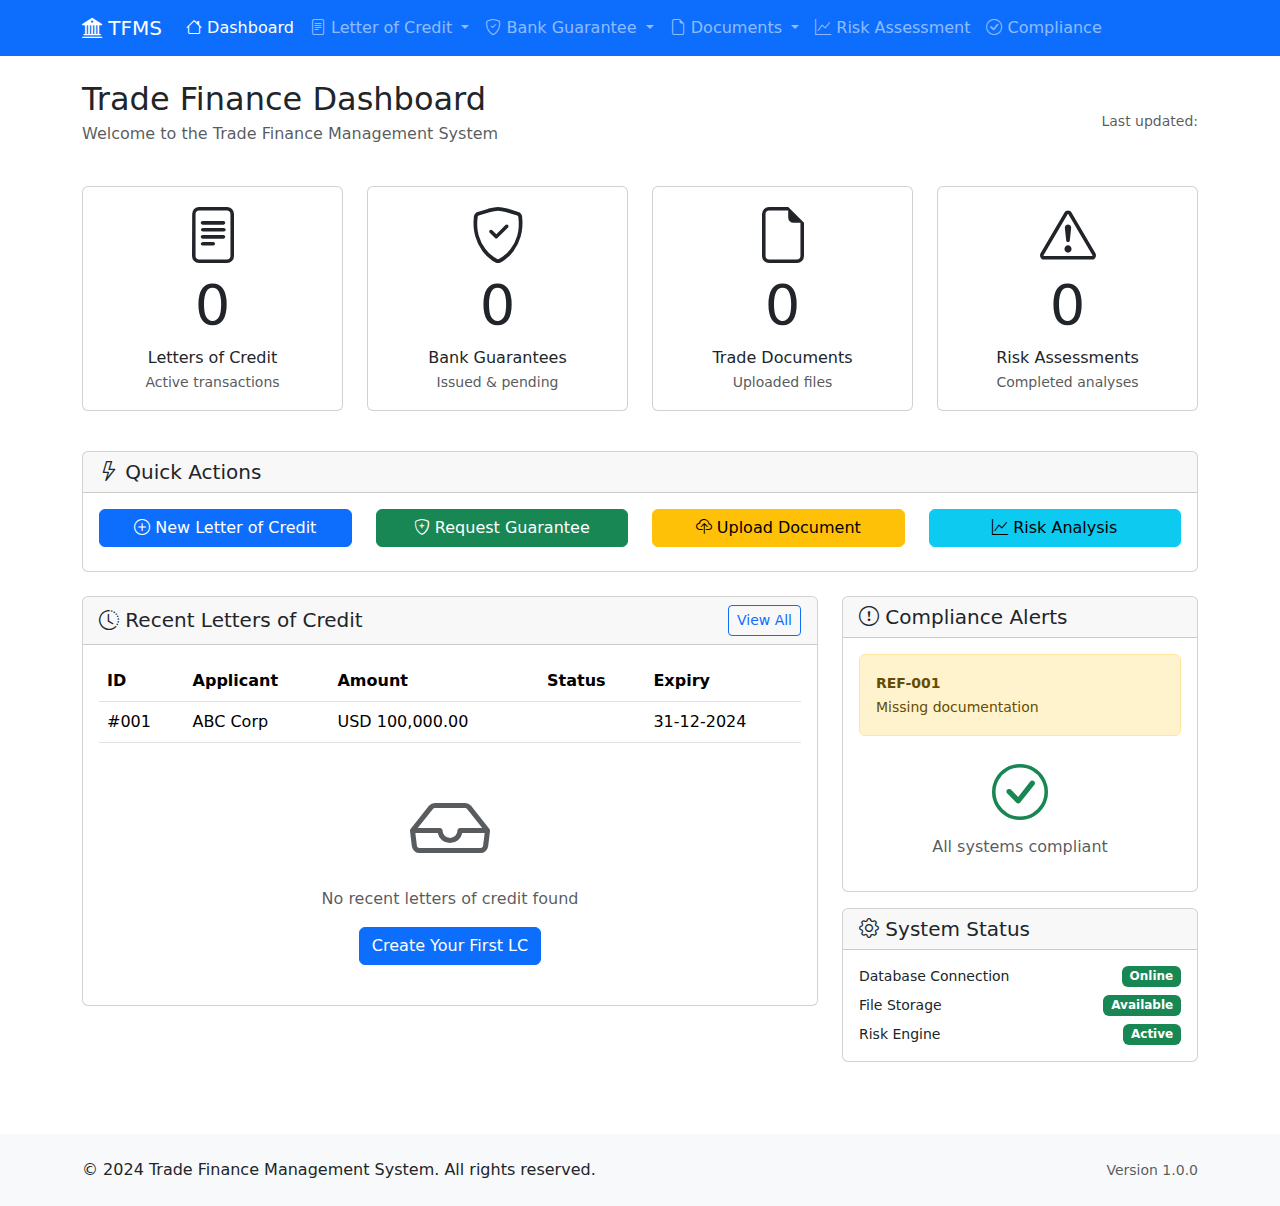
<file: tfms/src/main/resources/templates/index.html>
<!DOCTYPE html>
<html lang="en" xmlns:th="http://www.thymeleaf.org">
<head>
    <meta charset="UTF-8">
    <meta name="viewport" content="width=device-width, initial-scale=1.0">
    <title>Dashboard - Trade Finance Management System</title>
    
    <!-- Bootstrap CSS -->
    <link href="https://cdn.jsdelivr.net/npm/bootstrap@5.3.2/dist/css/bootstrap.min.css" rel="stylesheet">
    <!-- Bootstrap Icons -->
    <link href="https://cdn.jsdelivr.net/npm/bootstrap-icons@1.11.1/font/bootstrap-icons.css" rel="stylesheet">
    <!-- Custom CSS -->
    <link th:href="@{/css/main.css}" rel="stylesheet">
</head>
<body>
    <!-- Navigation -->
    <nav class="navbar navbar-expand-lg navbar-dark bg-primary">
        <div class="container">
            <a class="navbar-brand" th:href="@{/}">
                <i class="bi bi-bank2"></i> TFMS
            </a>
            <button class="navbar-toggler" type="button" data-bs-toggle="collapse" data-bs-target="#navbarNav">
                <span class="navbar-toggler-icon"></span>
            </button>
            <div class="collapse navbar-collapse" id="navbarNav">
                <ul class="navbar-nav me-auto">
                    <li class="nav-item">
                        <a class="nav-link active" th:href="@{/}">
                            <i class="bi bi-house"></i> Dashboard
                        </a>
                    </li>
                    <li class="nav-item dropdown">
                        <a class="nav-link dropdown-toggle" href="#" role="button" data-bs-toggle="dropdown">
                            <i class="bi bi-file-text"></i> Letter of Credit
                        </a>
                        <ul class="dropdown-menu">
                            <li><a class="dropdown-item" th:href="@{/lc}">View All</a></li>
                            <li><a class="dropdown-item" th:href="@{/lc/new}">Create New</a></li>
                        </ul>
                    </li>
                    <li class="nav-item dropdown">
                        <a class="nav-link dropdown-toggle" href="#" role="button" data-bs-toggle="dropdown">
                            <i class="bi bi-shield-check"></i> Bank Guarantee
                        </a>
                        <ul class="dropdown-menu">
                            <li><a class="dropdown-item" th:href="@{/guarantee}">View All</a></li>
                            <li><a class="dropdown-item" th:href="@{/guarantee/new}">Request New</a></li>
                        </ul>
                    </li>
                    <li class="nav-item dropdown">
                        <a class="nav-link dropdown-toggle" href="#" role="button" data-bs-toggle="dropdown">
                            <i class="bi bi-file-earmark"></i> Documents
                        </a>
                        <ul class="dropdown-menu">
                            <li><a class="dropdown-item" th:href="@{/documents}">View All</a></li>
                            <li><a class="dropdown-item" th:href="@{/documents/upload}">Upload New</a></li>
                        </ul>
                    </li>
                    <li class="nav-item">
                        <a class="nav-link" th:href="@{/risk}">
                            <i class="bi bi-graph-up"></i> Risk Assessment
                        </a>
                    </li>
                    <li class="nav-item">
                        <a class="nav-link" th:href="@{/compliance}">
                            <i class="bi bi-check-circle"></i> Compliance
                        </a>
                    </li>
                </ul>
            </div>
        </div>
    </nav>

    <!-- Main Content -->
    <main class="container mt-4">
        <!-- Welcome Section -->
        <div class="row mb-4">
            <div class="col-12">
                <div class="d-flex justify-content-between align-items-center">
                    <div>
                        <h1 class="h2 mb-1">Trade Finance Dashboard</h1>
                        <p class="text-muted">Welcome to the Trade Finance Management System</p>
                    </div>
                    <div class="text-end">
                        <small class="text-muted">Last updated: <span th:text="${#temporals.format(#temporals.createNow(), 'dd-MM-yyyy HH:mm')}"></span></small>
                    </div>
                </div>
            </div>
        </div>

        <!-- Overview Cards -->
        <div class="row mb-4">
            <div class="col-md-3 mb-3">
                <div class="card dashboard-card">
                    <div class="card-body text-center">
                        <i class="bi bi-file-text display-4 mb-2"></i>
                        <h3 class="display-4" th:text="${lcCount ?: 0}">0</h3>
                        <p class="mb-0">Letters of Credit</p>
                        <small class="opacity-75">Active transactions</small>
                    </div>
                </div>
            </div>
            <div class="col-md-3 mb-3">
                <div class="card dashboard-card success">
                    <div class="card-body text-center">
                        <i class="bi bi-shield-check display-4 mb-2"></i>
                        <h3 class="display-4" th:text="${guaranteeCount ?: 0}">0</h3>
                        <p class="mb-0">Bank Guarantees</p>
                        <small class="opacity-75">Issued & pending</small>
                    </div>
                </div>
            </div>
            <div class="col-md-3 mb-3">
                <div class="card dashboard-card warning">
                    <div class="card-body text-center">
                        <i class="bi bi-file-earmark display-4 mb-2"></i>
                        <h3 class="display-4" th:text="${documentCount ?: 0}">0</h3>
                        <p class="mb-0">Trade Documents</p>
                        <small class="opacity-75">Uploaded files</small>
                    </div>
                </div>
            </div>
            <div class="col-md-3 mb-3">
                <div class="card dashboard-card info">
                    <div class="card-body text-center">
                        <i class="bi bi-exclamation-triangle display-4 mb-2"></i>
                        <h3 class="display-4" th:text="${riskCount ?: 0}">0</h3>
                        <p class="mb-0">Risk Assessments</p>
                        <small class="opacity-75">Completed analyses</small>
                    </div>
                </div>
            </div>
        </div>

        <!-- Quick Actions -->
        <div class="row mb-4">
            <div class="col-12">
                <div class="card">
                    <div class="card-header">
                        <h5 class="mb-0"><i class="bi bi-lightning"></i> Quick Actions</h5>
                    </div>
                    <div class="card-body">
                        <div class="row">
                            <div class="col-md-3 mb-2">
                                <a th:href="@{/lc/new}" class="btn btn-primary w-100">
                                    <i class="bi bi-plus-circle"></i> New Letter of Credit
                                </a>
                            </div>
                            <div class="col-md-3 mb-2">
                                <a th:href="@{/guarantee/new}" class="btn btn-success w-100">
                                    <i class="bi bi-shield-plus"></i> Request Guarantee
                                </a>
                            </div>
                            <div class="col-md-3 mb-2">
                                <a th:href="@{/documents/upload}" class="btn btn-warning w-100">
                                    <i class="bi bi-cloud-upload"></i> Upload Document
                                </a>
                            </div>
                            <div class="col-md-3 mb-2">
                                <a th:href="@{/risk/new}" class="btn btn-info w-100">
                                    <i class="bi bi-graph-up"></i> Risk Analysis
                                </a>
                            </div>
                        </div>
                    </div>
                </div>
            </div>
        </div>

        <!-- Recent Transactions -->
        <div class="row">
            <div class="col-lg-8 mb-4">
                <div class="card">
                    <div class="card-header d-flex justify-content-between align-items-center">
                        <h5 class="mb-0"><i class="bi bi-clock-history"></i> Recent Letters of Credit</h5>
                        <a th:href="@{/lc}" class="btn btn-sm btn-outline-primary">View All</a>
                    </div>
                    <div class="card-body">
                        <div th:if="${recentLC != null and !#lists.isEmpty(recentLC)}">
                            <div class="table-responsive">
                                <table class="table table-hover">
                                    <thead>
                                        <tr>
                                            <th>ID</th>
                                            <th>Applicant</th>
                                            <th>Amount</th>
                                            <th>Status</th>
                                            <th>Expiry</th>
                                        </tr>
                                    </thead>
                                    <tbody>
                                        <tr th:each="lc : ${recentLC}">
                                            <td th:text="${lc.lcId}">#001</td>
                                            <td th:text="${lc.applicantName}">ABC Corp</td>
                                            <td th:text="${lc.currency + ' ' + #numbers.formatDecimal(lc.amount, 0, 2)}">USD 100,000.00</td>
                                            <td>
                                                <span class="badge" th:data-status="${lc.status}" th:text="${lc.status}">OPEN</span>
                                            </td>
                                            <td th:text="${#temporals.format(lc.expiryDate, 'dd-MM-yyyy')}">31-12-2024</td>
                                        </tr>
                                    </tbody>
                                </table>
                            </div>
                        </div>
                        <div th:if="${recentLC == null or #lists.isEmpty(recentLC)}" class="text-center py-4">
                            <i class="bi bi-inbox display-1 text-muted"></i>
                            <p class="text-muted mt-2">No recent letters of credit found</p>
                            <a th:href="@{/lc/new}" class="btn btn-primary">Create Your First LC</a>
                        </div>
                    </div>
                </div>
            </div>
            
            <div class="col-lg-4 mb-4">
                <div class="card">
                    <div class="card-header">
                        <h5 class="mb-0"><i class="bi bi-exclamation-circle"></i> Compliance Alerts</h5>
                    </div>
                    <div class="card-body">
                        <div th:if="${complianceAlerts != null and !#lists.isEmpty(complianceAlerts)}">
                            <div th:each="alert : ${complianceAlerts}" class="alert alert-warning alert-sm mb-2">
                                <small>
                                    <strong th:text="${alert.transactionReference}">REF-001</strong><br>
                                    <span th:text="${alert.remarks}">Missing documentation</span>
                                </small>
                            </div>
                        </div>
                        <div th:if="${complianceAlerts == null or #lists.isEmpty(complianceAlerts)}" class="text-center py-3">
                            <i class="bi bi-check-circle text-success display-4"></i>
                            <p class="text-muted mt-2 mb-0">All systems compliant</p>
                        </div>
                    </div>
                </div>

                <!-- System Status -->
                <div class="card mt-3">
                    <div class="card-header">
                        <h5 class="mb-0"><i class="bi bi-gear"></i> System Status</h5>
                    </div>
                    <div class="card-body">
                        <div class="d-flex justify-content-between align-items-center mb-2">
                            <small>Database Connection</small>
                            <span class="badge bg-success">Online</span>
                        </div>
                        <div class="d-flex justify-content-between align-items-center mb-2">
                            <small>File Storage</small>
                            <span class="badge bg-success">Available</span>
                        </div>
                        <div class="d-flex justify-content-between align-items-center">
                            <small>Risk Engine</small>
                            <span class="badge bg-success">Active</span>
                        </div>
                    </div>
                </div>
            </div>
        </div>
    </main>

    <!-- Footer -->
    <footer class="bg-light mt-5 py-4">
        <div class="container">
            <div class="row">
                <div class="col-md-6">
                    <p class="mb-0">&copy; 2024 Trade Finance Management System. All rights reserved.</p>
                </div>
                <div class="col-md-6 text-end">
                    <small class="text-muted">Version 1.0.0</small>
                </div>
            </div>
        </div>
    </footer>

    <!-- Bootstrap JS -->
    <script src="https://cdn.jsdelivr.net/npm/bootstrap@5.3.2/dist/js/bootstrap.bundle.min.js"></script>
    <!-- Custom JS -->
    <script th:src="@{/js/main.js}"></script>
</body>
</html>
</file>
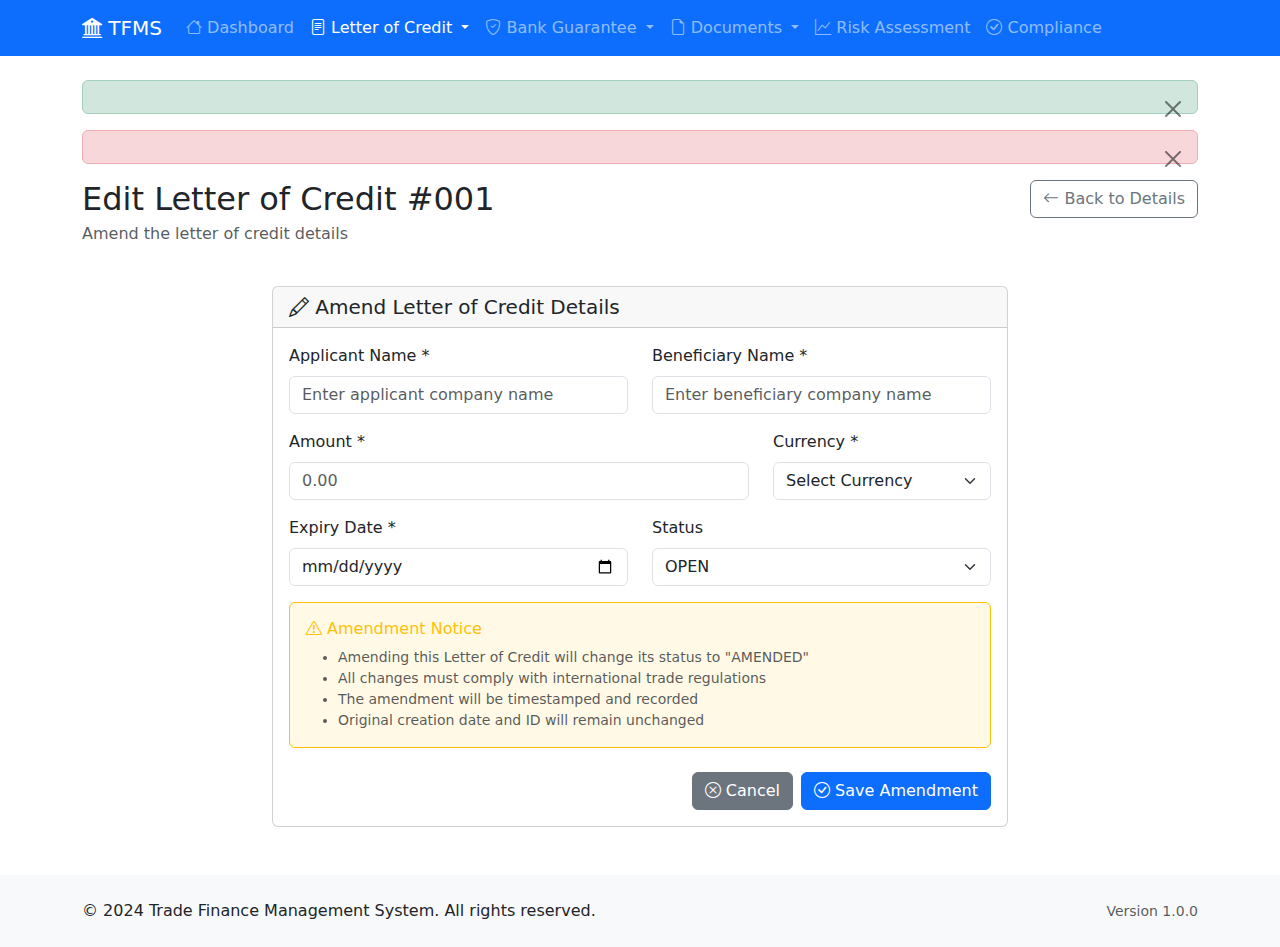
<file: tfms/src/main/resources/templates/lc/edit.html>
<!DOCTYPE html>
<html lang="en" xmlns:th="http://www.thymeleaf.org">
<head>
    <meta charset="UTF-8">
    <meta name="viewport" content="width=device-width, initial-scale=1.0">
    <title th:text="'Edit Letter of Credit #' + ${letterOfCredit.lcId} + ' - TFMS'">Edit Letter of Credit - TFMS</title>
    
    <!-- Bootstrap CSS -->
    <link href="https://cdn.jsdelivr.net/npm/bootstrap@5.3.2/dist/css/bootstrap.min.css" rel="stylesheet">
    <!-- Bootstrap Icons -->
    <link href="https://cdn.jsdelivr.net/npm/bootstrap-icons@1.11.1/font/bootstrap-icons.css" rel="stylesheet">
    <!-- Custom CSS -->
    <link th:href="@{/css/main.css}" rel="stylesheet">
</head>
<body>
    <!-- Navigation -->
    <nav class="navbar navbar-expand-lg navbar-dark bg-primary">
        <div class="container">
            <a class="navbar-brand" th:href="@{/}">
                <i class="bi bi-bank2"></i> TFMS
            </a>
            <button class="navbar-toggler" type="button" data-bs-toggle="collapse" data-bs-target="#navbarNav">
                <span class="navbar-toggler-icon"></span>
            </button>
            <div class="collapse navbar-collapse" id="navbarNav">
                <ul class="navbar-nav me-auto">
                    <li class="nav-item">
                        <a class="nav-link" th:href="@{/}">
                            <i class="bi bi-house"></i> Dashboard
                        </a>
                    </li>
                    <li class="nav-item dropdown">
                        <a class="nav-link dropdown-toggle active" href="#" role="button" data-bs-toggle="dropdown">
                            <i class="bi bi-file-text"></i> Letter of Credit
                        </a>
                        <ul class="dropdown-menu">
                            <li><a class="dropdown-item" th:href="@{/lc}">View All</a></li>
                            <li><a class="dropdown-item" th:href="@{/lc/new}">Create New</a></li>
                        </ul>
                    </li>
                    <li class="nav-item dropdown">
                        <a class="nav-link dropdown-toggle" href="#" role="button" data-bs-toggle="dropdown">
                            <i class="bi bi-shield-check"></i> Bank Guarantee
                        </a>
                        <ul class="dropdown-menu">
                            <li><a class="dropdown-item" th:href="@{/guarantee}">View All</a></li>
                            <li><a class="dropdown-item" th:href="@{/guarantee/new}">Request New</a></li>
                        </ul>
                    </li>
                    <li class="nav-item dropdown">
                        <a class="nav-link dropdown-toggle" href="#" role="button" data-bs-toggle="dropdown">
                            <i class="bi bi-file-earmark"></i> Documents
                        </a>
                        <ul class="dropdown-menu">
                            <li><a class="dropdown-item" th:href="@{/documents}">View All</a></li>
                            <li><a class="dropdown-item" th:href="@{/documents/upload}">Upload New</a></li>
                        </ul>
                    </li>
                    <li class="nav-item">
                        <a class="nav-link" th:href="@{/risk}">
                            <i class="bi bi-graph-up"></i> Risk Assessment
                        </a>
                    </li>
                    <li class="nav-item">
                        <a class="nav-link" th:href="@{/compliance}">
                            <i class="bi bi-check-circle"></i> Compliance
                        </a>
                    </li>
                </ul>
            </div>
        </div>
    </nav>

    <!-- Main Content -->
    <main class="container mt-4">
        <!-- Alert Messages -->
        <div th:if="${message}" class="alert alert-success alert-dismissible fade show" role="alert">
            <span th:text="${message}"></span>
            <button type="button" class="btn-close" data-bs-dismiss="alert"></button>
        </div>
        
        <div th:if="${error}" class="alert alert-danger alert-dismissible fade show" role="alert">
            <span th:text="${error}"></span>
            <button type="button" class="btn-close" data-bs-dismiss="alert"></button>
        </div>

        <!-- Page Header -->
        <div class="row mb-4">
            <div class="col-md-8">
                <h1 class="h2 mb-1">
                    Edit Letter of Credit #<span th:text="${letterOfCredit.lcId}">001</span>
                </h1>
                <p class="text-muted">Amend the letter of credit details</p>
            </div>
            <div class="col-md-4 text-end">
                <a th:href="@{/lc/{id}(id=${letterOfCredit.lcId})}" class="btn btn-outline-secondary">
                    <i class="bi bi-arrow-left"></i> Back to Details
                </a>
            </div>
        </div>

        <!-- Edit Form -->
        <div class="row justify-content-center">
            <div class="col-lg-8">
                <div class="card">
                    <div class="card-header">
                        <h5 class="mb-0">
                            <i class="bi bi-pencil"></i> Amend Letter of Credit Details
                        </h5>
                    </div>
                    <div class="card-body">
                        <form th:action="@{/lc/{id}(id=${letterOfCredit.lcId})}" th:object="${letterOfCredit}" method="post" class="needs-validation" novalidate>
                            <div class="row">
                                <div class="col-md-6 mb-3">
                                    <label for="applicantName" class="form-label">Applicant Name *</label>
                                    <input type="text" class="form-control" id="applicantName" th:field="*{applicantName}" 
                                           placeholder="Enter applicant company name" required>
                                    <div class="invalid-feedback" th:if="${#fields.hasErrors('applicantName')}" th:errors="*{applicantName}">
                                        Please provide a valid applicant name.
                                    </div>
                                    <div class="invalid-feedback">
                                        Please provide a valid applicant name.
                                    </div>
                                </div>

                                <div class="col-md-6 mb-3">
                                    <label for="beneficiaryName" class="form-label">Beneficiary Name *</label>
                                    <input type="text" class="form-control" id="beneficiaryName" th:field="*{beneficiaryName}" 
                                           placeholder="Enter beneficiary company name" required>
                                    <div class="invalid-feedback" th:if="${#fields.hasErrors('beneficiaryName')}" th:errors="*{beneficiaryName}">
                                        Please provide a valid beneficiary name.
                                    </div>
                                    <div class="invalid-feedback">
                                        Please provide a valid beneficiary name.
                                    </div>
                                </div>
                            </div>

                            <div class="row">
                                <div class="col-md-8 mb-3">
                                    <label for="amount" class="form-label">Amount *</label>
                                    <input type="number" class="form-control" id="amount" th:field="*{amount}" 
                                           placeholder="0.00" step="0.01" min="0" required>
                                    <div class="invalid-feedback" th:if="${#fields.hasErrors('amount')}" th:errors="*{amount}">
                                        Please provide a valid amount.
                                    </div>
                                    <div class="invalid-feedback">
                                        Please provide a valid amount greater than 0.
                                    </div>
                                </div>

                                <div class="col-md-4 mb-3">
                                    <label for="currency" class="form-label">Currency *</label>
                                    <select class="form-select" id="currency" th:field="*{currency}" required>
                                        <option value="">Select Currency</option>
                                        <option th:each="curr : ${currencies}" th:value="${curr}" th:text="${curr}">USD</option>
                                    </select>
                                    <div class="invalid-feedback" th:if="${#fields.hasErrors('currency')}" th:errors="*{currency}">
                                        Please select a currency.
                                    </div>
                                    <div class="invalid-feedback">
                                        Please select a currency.
                                    </div>
                                </div>
                            </div>

                            <div class="row">
                                <div class="col-md-6 mb-3">
                                    <label for="expiryDate" class="form-label">Expiry Date *</label>
                                    <input type="date" class="form-control" id="expiryDate" th:field="*{expiryDate}" 
                                           th:min="${#temporals.format(#temporals.createNow(), 'yyyy-MM-dd')}" required>
                                    <div class="invalid-feedback" th:if="${#fields.hasErrors('expiryDate')}" th:errors="*{expiryDate}">
                                        Please provide a valid expiry date.
                                    </div>
                                    <div class="invalid-feedback">
                                        Please select a future expiry date.
                                    </div>
                                </div>
                                
                                <div class="col-md-6 mb-3">
                                    <label for="status" class="form-label">Status</label>
                                    <select class="form-select" id="status" th:field="*{status}">
                                        <option th:each="stat : ${statuses}" th:value="${stat}" th:text="${stat}">OPEN</option>
                                    </select>
                                </div>
                            </div>

                            <div class="row">
                                <div class="col-12">
                                    <div class="bg-warning bg-opacity-10 border border-warning rounded p-3">
                                        <h6 class="text-warning mb-2">
                                            <i class="bi bi-exclamation-triangle"></i> Amendment Notice
                                        </h6>
                                        <ul class="text-muted mb-0 small">
                                            <li>Amending this Letter of Credit will change its status to "AMENDED"</li>
                                            <li>All changes must comply with international trade regulations</li>
                                            <li>The amendment will be timestamped and recorded</li>
                                            <li>Original creation date and ID will remain unchanged</li>
                                        </ul>
                                    </div>
                                </div>
                            </div>

                            <div class="row mt-4">
                                <div class="col-12">
                                    <div class="d-flex gap-2 justify-content-end">
                                        <a th:href="@{/lc/{id}(id=${letterOfCredit.lcId})}" class="btn btn-secondary">
                                            <i class="bi bi-x-circle"></i> Cancel
                                        </a>
                                        <button type="submit" class="btn btn-primary">
                                            <i class="bi bi-check-circle"></i> Save Amendment
                                        </button>
                                    </div>
                                </div>
                            </div>
                        </form>
                    </div>
                </div>
            </div>
        </div>
    </main>

    <!-- Footer -->
    <footer class="bg-light mt-5 py-4">
        <div class="container">
            <div class="row">
                <div class="col-md-6">
                    <p class="mb-0">&copy; 2024 Trade Finance Management System. All rights reserved.</p>
                </div>
                <div class="col-md-6 text-end">
                    <small class="text-muted">Version 1.0.0</small>
                </div>
            </div>
        </div>
    </footer>

    <!-- Bootstrap JS -->
    <script src="https://cdn.jsdelivr.net/npm/bootstrap@5.3.2/dist/js/bootstrap.bundle.min.js"></script>
    <!-- Custom JS -->
    <script th:src="@{/js/main.js}"></script>
</body>
</html>
</file>
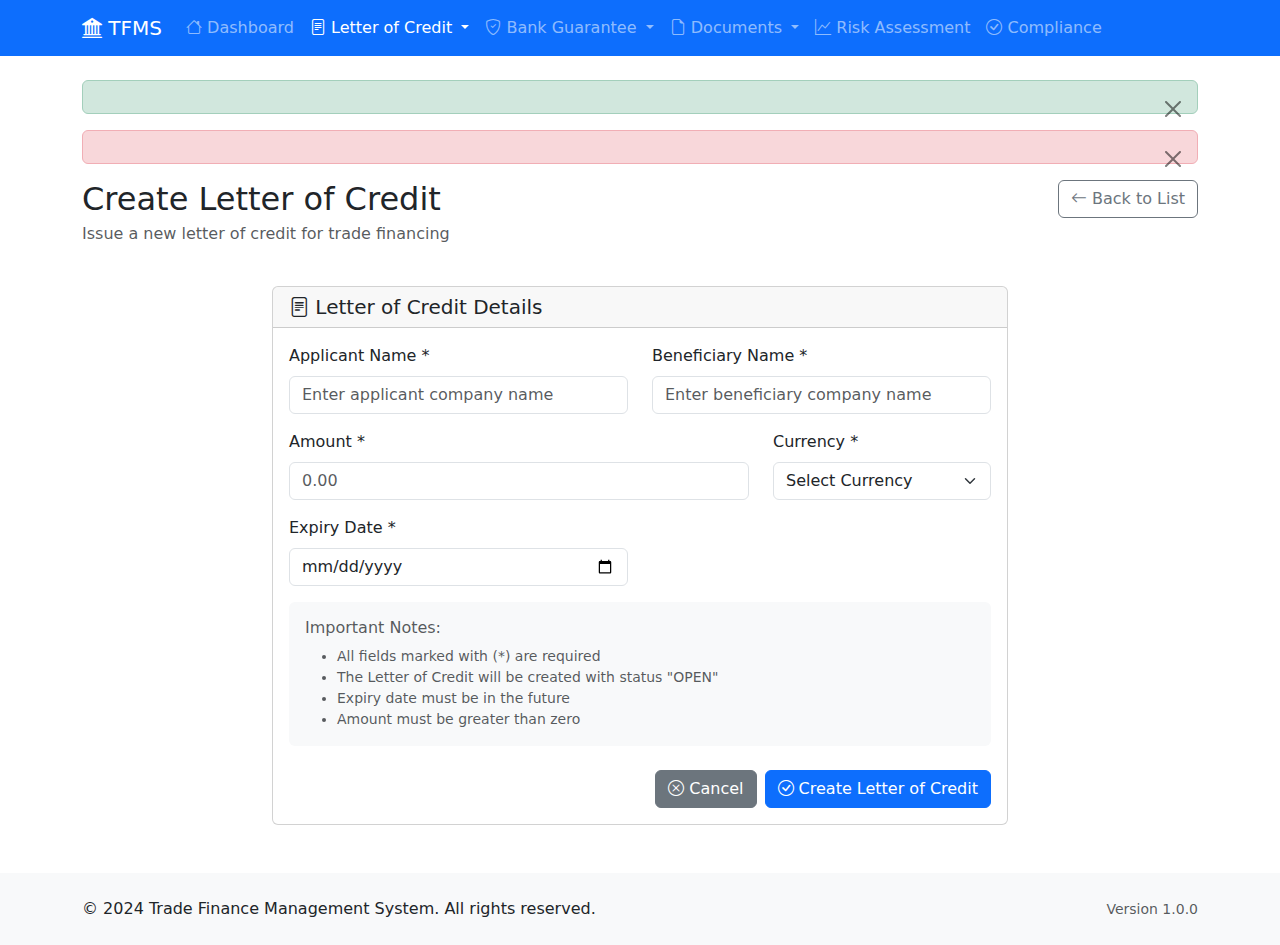
<file: tfms/src/main/resources/templates/lc/form.html>
<!DOCTYPE html>
<html lang="en" xmlns:th="http://www.thymeleaf.org">
<head>
    <meta charset="UTF-8">
    <meta name="viewport" content="width=device-width, initial-scale=1.0">
    <title>Create Letter of Credit - TFMS</title>
    
    <!-- Bootstrap CSS -->
    <link href="https://cdn.jsdelivr.net/npm/bootstrap@5.3.2/dist/css/bootstrap.min.css" rel="stylesheet">
    <!-- Bootstrap Icons -->
    <link href="https://cdn.jsdelivr.net/npm/bootstrap-icons@1.11.1/font/bootstrap-icons.css" rel="stylesheet">
    <!-- Custom CSS -->
    <link th:href="@{/css/main.css}" rel="stylesheet">
</head>
<body>
    <!-- Navigation -->
    <nav class="navbar navbar-expand-lg navbar-dark bg-primary">
        <div class="container">
            <a class="navbar-brand" th:href="@{/}">
                <i class="bi bi-bank2"></i> TFMS
            </a>
            <button class="navbar-toggler" type="button" data-bs-toggle="collapse" data-bs-target="#navbarNav">
                <span class="navbar-toggler-icon"></span>
            </button>
            <div class="collapse navbar-collapse" id="navbarNav">
                <ul class="navbar-nav me-auto">
                    <li class="nav-item">
                        <a class="nav-link" th:href="@{/}">
                            <i class="bi bi-house"></i> Dashboard
                        </a>
                    </li>
                    <li class="nav-item dropdown">
                        <a class="nav-link dropdown-toggle active" href="#" role="button" data-bs-toggle="dropdown">
                            <i class="bi bi-file-text"></i> Letter of Credit
                        </a>
                        <ul class="dropdown-menu">
                            <li><a class="dropdown-item" th:href="@{/lc}">View All</a></li>
                            <li><a class="dropdown-item active" th:href="@{/lc/new}">Create New</a></li>
                        </ul>
                    </li>
                    <li class="nav-item dropdown">
                        <a class="nav-link dropdown-toggle" href="#" role="button" data-bs-toggle="dropdown">
                            <i class="bi bi-shield-check"></i> Bank Guarantee
                        </a>
                        <ul class="dropdown-menu">
                            <li><a class="dropdown-item" th:href="@{/guarantee}">View All</a></li>
                            <li><a class="dropdown-item" th:href="@{/guarantee/new}">Request New</a></li>
                        </ul>
                    </li>
                    <li class="nav-item dropdown">
                        <a class="nav-link dropdown-toggle" href="#" role="button" data-bs-toggle="dropdown">
                            <i class="bi bi-file-earmark"></i> Documents
                        </a>
                        <ul class="dropdown-menu">
                            <li><a class="dropdown-item" th:href="@{/documents}">View All</a></li>
                            <li><a class="dropdown-item" th:href="@{/documents/upload}">Upload New</a></li>
                        </ul>
                    </li>
                    <li class="nav-item">
                        <a class="nav-link" th:href="@{/risk}">
                            <i class="bi bi-graph-up"></i> Risk Assessment
                        </a>
                    </li>
                    <li class="nav-item">
                        <a class="nav-link" th:href="@{/compliance}">
                            <i class="bi bi-check-circle"></i> Compliance
                        </a>
                    </li>
                </ul>
            </div>
        </div>
    </nav>

    <!-- Main Content -->
    <main class="container mt-4">
        <!-- Alert Messages -->
        <div th:if="${message}" class="alert alert-success alert-dismissible fade show" role="alert">
            <span th:text="${message}"></span>
            <button type="button" class="btn-close" data-bs-dismiss="alert"></button>
        </div>
        
        <div th:if="${error}" class="alert alert-danger alert-dismissible fade show" role="alert">
            <span th:text="${error}"></span>
            <button type="button" class="btn-close" data-bs-dismiss="alert"></button>
        </div>

        <!-- Page Header -->
        <div class="row mb-4">
            <div class="col-md-8">
                <h1 class="h2 mb-1">Create Letter of Credit</h1>
                <p class="text-muted">Issue a new letter of credit for trade financing</p>
            </div>
            <div class="col-md-4 text-end">
                <a th:href="@{/lc}" class="btn btn-outline-secondary">
                    <i class="bi bi-arrow-left"></i> Back to List
                </a>
            </div>
        </div>

        <!-- Create Form -->
        <div class="row justify-content-center">
            <div class="col-lg-8">
                <div class="card">
                    <div class="card-header">
                        <h5 class="mb-0">
                            <i class="bi bi-file-text"></i> Letter of Credit Details
                        </h5>
                    </div>
                    <div class="card-body">
                        <form th:action="@{/lc}" th:object="${letterOfCredit}" method="post" class="needs-validation" novalidate>
                            <div class="row">
                                <div class="col-md-6 mb-3">
                                    <label for="applicantName" class="form-label">Applicant Name *</label>
                                    <input type="text" class="form-control" id="applicantName" th:field="*{applicantName}" 
                                           placeholder="Enter applicant company name" required>
                                    <div class="invalid-feedback" th:if="${#fields.hasErrors('applicantName')}" th:errors="*{applicantName}">
                                        Please provide a valid applicant name.
                                    </div>
                                    <div class="invalid-feedback">
                                        Please provide a valid applicant name.
                                    </div>
                                </div>

                                <div class="col-md-6 mb-3">
                                    <label for="beneficiaryName" class="form-label">Beneficiary Name *</label>
                                    <input type="text" class="form-control" id="beneficiaryName" th:field="*{beneficiaryName}" 
                                           placeholder="Enter beneficiary company name" required>
                                    <div class="invalid-feedback" th:if="${#fields.hasErrors('beneficiaryName')}" th:errors="*{beneficiaryName}">
                                        Please provide a valid beneficiary name.
                                    </div>
                                    <div class="invalid-feedback">
                                        Please provide a valid beneficiary name.
                                    </div>
                                </div>
                            </div>

                            <div class="row">
                                <div class="col-md-8 mb-3">
                                    <label for="amount" class="form-label">Amount *</label>
                                    <input type="number" class="form-control" id="amount" th:field="*{amount}" 
                                           placeholder="0.00" step="0.01" min="0" required>
                                    <div class="invalid-feedback" th:if="${#fields.hasErrors('amount')}" th:errors="*{amount}">
                                        Please provide a valid amount.
                                    </div>
                                    <div class="invalid-feedback">
                                        Please provide a valid amount greater than 0.
                                    </div>
                                </div>

                                <div class="col-md-4 mb-3">
                                    <label for="currency" class="form-label">Currency *</label>
                                    <select class="form-select" id="currency" th:field="*{currency}" required>
                                        <option value="">Select Currency</option>
                                        <option th:each="curr : ${currencies}" th:value="${curr}" th:text="${curr}">USD</option>
                                    </select>
                                    <div class="invalid-feedback" th:if="${#fields.hasErrors('currency')}" th:errors="*{currency}">
                                        Please select a currency.
                                    </div>
                                    <div class="invalid-feedback">
                                        Please select a currency.
                                    </div>
                                </div>
                            </div>

                            <div class="row">
                                <div class="col-md-6 mb-3">
                                    <label for="expiryDate" class="form-label">Expiry Date *</label>
                                    <input type="date" class="form-control" id="expiryDate" th:field="*{expiryDate}" 
                                           th:min="${#temporals.format(#temporals.createNow(), 'yyyy-MM-dd')}" required>
                                    <div class="invalid-feedback" th:if="${#fields.hasErrors('expiryDate')}" th:errors="*{expiryDate}">
                                        Please provide a valid expiry date.
                                    </div>
                                    <div class="invalid-feedback">
                                        Please select a future expiry date.
                                    </div>
                                </div>
                            </div>

                            <div class="row">
                                <div class="col-12">
                                    <div class="bg-light p-3 rounded">
                                        <h6 class="text-muted mb-2">Important Notes:</h6>
                                        <ul class="text-muted mb-0 small">
                                            <li>All fields marked with (*) are required</li>
                                            <li>The Letter of Credit will be created with status "OPEN"</li>
                                            <li>Expiry date must be in the future</li>
                                            <li>Amount must be greater than zero</li>
                                        </ul>
                                    </div>
                                </div>
                            </div>

                            <div class="row mt-4">
                                <div class="col-12">
                                    <div class="d-flex gap-2 justify-content-end">
                                        <a th:href="@{/lc}" class="btn btn-secondary">
                                            <i class="bi bi-x-circle"></i> Cancel
                                        </a>
                                        <button type="submit" class="btn btn-primary">
                                            <i class="bi bi-check-circle"></i> Create Letter of Credit
                                        </button>
                                    </div>
                                </div>
                            </div>
                        </form>
                    </div>
                </div>
            </div>
        </div>
    </main>

    <!-- Footer -->
    <footer class="bg-light mt-5 py-4">
        <div class="container">
            <div class="row">
                <div class="col-md-6">
                    <p class="mb-0">&copy; 2024 Trade Finance Management System. All rights reserved.</p>
                </div>
                <div class="col-md-6 text-end">
                    <small class="text-muted">Version 1.0.0</small>
                </div>
            </div>
        </div>
    </footer>

    <!-- Bootstrap JS -->
    <script src="https://cdn.jsdelivr.net/npm/bootstrap@5.3.2/dist/js/bootstrap.bundle.min.js"></script>
    <!-- Custom JS -->
    <script th:src="@{/js/main.js}"></script>
</body>
</html>
</file>
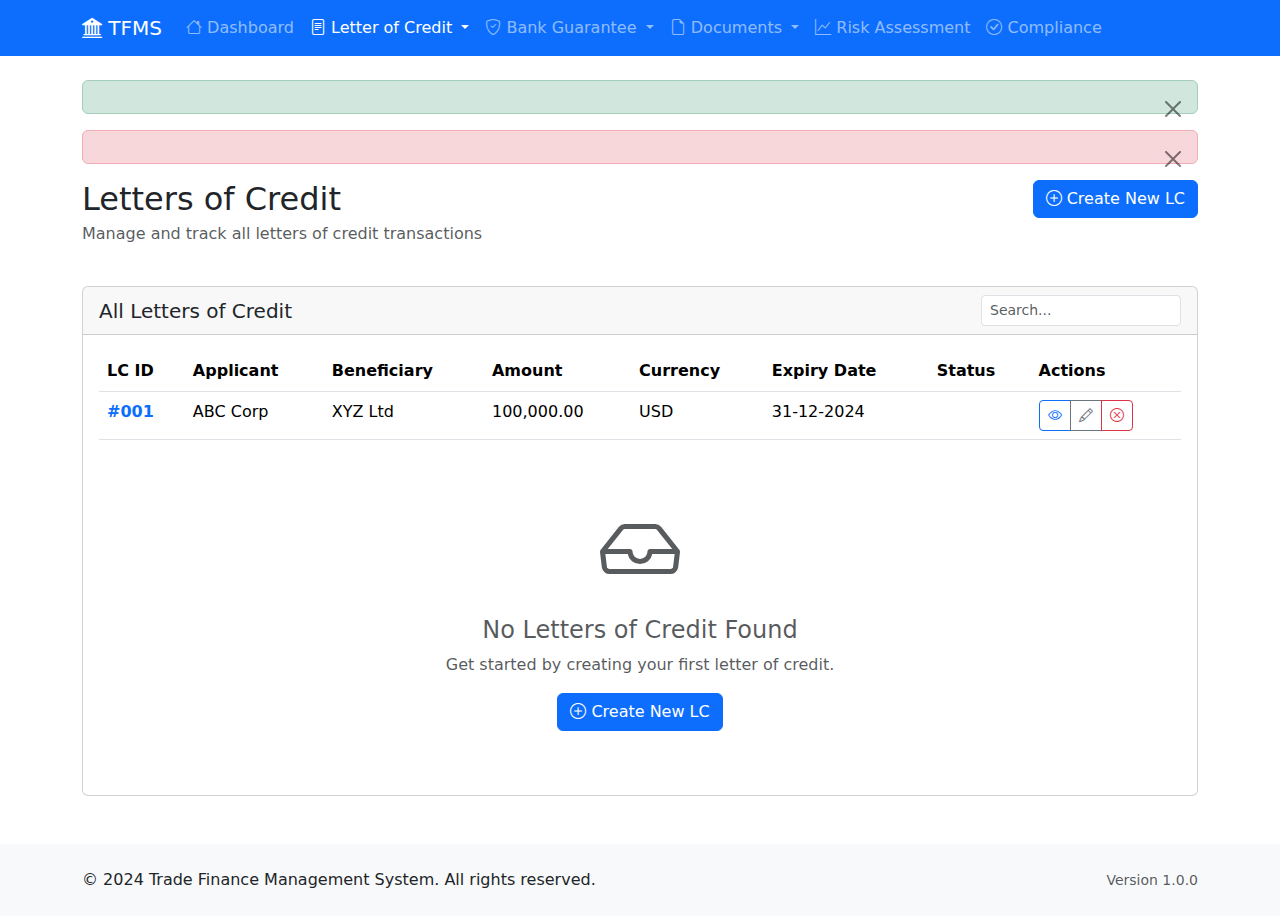
<file: tfms/src/main/resources/templates/lc/list.html>
<!DOCTYPE html>
<html lang="en" xmlns:th="http://www.thymeleaf.org">
<head>
    <meta charset="UTF-8">
    <meta name="viewport" content="width=device-width, initial-scale=1.0">
    <title>Letters of Credit - TFMS</title>
    
    <!-- Bootstrap CSS -->
    <link href="https://cdn.jsdelivr.net/npm/bootstrap@5.3.2/dist/css/bootstrap.min.css" rel="stylesheet">
    <!-- Bootstrap Icons -->
    <link href="https://cdn.jsdelivr.net/npm/bootstrap-icons@1.11.1/font/bootstrap-icons.css" rel="stylesheet">
    <!-- Custom CSS -->
    <link th:href="@{/css/main.css}" rel="stylesheet">
</head>
<body>
    <!-- Navigation -->
    <nav class="navbar navbar-expand-lg navbar-dark bg-primary">
        <div class="container">
            <a class="navbar-brand" th:href="@{/}">
                <i class="bi bi-bank2"></i> TFMS
            </a>
            <button class="navbar-toggler" type="button" data-bs-toggle="collapse" data-bs-target="#navbarNav">
                <span class="navbar-toggler-icon"></span>
            </button>
            <div class="collapse navbar-collapse" id="navbarNav">
                <ul class="navbar-nav me-auto">
                    <li class="nav-item">
                        <a class="nav-link" th:href="@{/}">
                            <i class="bi bi-house"></i> Dashboard
                        </a>
                    </li>
                    <li class="nav-item dropdown">
                        <a class="nav-link dropdown-toggle active" href="#" role="button" data-bs-toggle="dropdown">
                            <i class="bi bi-file-text"></i> Letter of Credit
                        </a>
                        <ul class="dropdown-menu">
                            <li><a class="dropdown-item active" th:href="@{/lc}">View All</a></li>
                            <li><a class="dropdown-item" th:href="@{/lc/new}">Create New</a></li>
                        </ul>
                    </li>
                    <li class="nav-item dropdown">
                        <a class="nav-link dropdown-toggle" href="#" role="button" data-bs-toggle="dropdown">
                            <i class="bi bi-shield-check"></i> Bank Guarantee
                        </a>
                        <ul class="dropdown-menu">
                            <li><a class="dropdown-item" th:href="@{/guarantee}">View All</a></li>
                            <li><a class="dropdown-item" th:href="@{/guarantee/new}">Request New</a></li>
                        </ul>
                    </li>
                    <li class="nav-item dropdown">
                        <a class="nav-link dropdown-toggle" href="#" role="button" data-bs-toggle="dropdown">
                            <i class="bi bi-file-earmark"></i> Documents
                        </a>
                        <ul class="dropdown-menu">
                            <li><a class="dropdown-item" th:href="@{/documents}">View All</a></li>
                            <li><a class="dropdown-item" th:href="@{/documents/upload}">Upload New</a></li>
                        </ul>
                    </li>
                    <li class="nav-item">
                        <a class="nav-link" th:href="@{/risk}">
                            <i class="bi bi-graph-up"></i> Risk Assessment
                        </a>
                    </li>
                    <li class="nav-item">
                        <a class="nav-link" th:href="@{/compliance}">
                            <i class="bi bi-check-circle"></i> Compliance
                        </a>
                    </li>
                </ul>
            </div>
        </div>
    </nav>

    <!-- Main Content -->
    <main class="container mt-4">
        <!-- Alert Messages -->
        <div th:if="${message}" class="alert alert-success alert-dismissible fade show" role="alert">
            <span th:text="${message}"></span>
            <button type="button" class="btn-close" data-bs-dismiss="alert"></button>
        </div>
        
        <div th:if="${error}" class="alert alert-danger alert-dismissible fade show" role="alert">
            <span th:text="${error}"></span>
            <button type="button" class="btn-close" data-bs-dismiss="alert"></button>
        </div>

        <!-- Page Header -->
        <div class="row mb-4">
            <div class="col-md-8">
                <h1 class="h2 mb-1">Letters of Credit</h1>
                <p class="text-muted">Manage and track all letters of credit transactions</p>
            </div>
            <div class="col-md-4 text-end">
                <a th:href="@{/lc/new}" class="btn btn-primary">
                    <i class="bi bi-plus-circle"></i> Create New LC
                </a>
            </div>
        </div>

        <!-- Letters of Credit Table -->
        <div class="card">
            <div class="card-header d-flex justify-content-between align-items-center">
                <h5 class="mb-0">All Letters of Credit</h5>
                <div class="d-flex gap-2">
                    <input type="text" class="form-control form-control-sm table-search" placeholder="Search..." style="width: 200px;">
                </div>
            </div>
            <div class="card-body">
                <div th:if="${letters != null and !#lists.isEmpty(letters)}">
                    <div class="table-responsive">
                        <table class="table table-hover data-table">
                            <thead>
                                <tr>
                                    <th data-sortable>LC ID</th>
                                    <th data-sortable>Applicant</th>
                                    <th data-sortable>Beneficiary</th>
                                    <th data-sortable>Amount</th>
                                    <th data-sortable>Currency</th>
                                    <th data-sortable>Expiry Date</th>
                                    <th data-sortable>Status</th>
                                    <th>Actions</th>
                                </tr>
                            </thead>
                            <tbody>
                                <tr th:each="lc : ${letters}">
                                    <td>
                                        <a th:href="@{/lc/{id}(id=${lc.lcId})}" class="text-decoration-none fw-bold">
                                            #<span th:text="${lc.lcId}">001</span>
                                        </a>
                                    </td>
                                    <td th:text="${lc.applicantName}">ABC Corp</td>
                                    <td th:text="${lc.beneficiaryName}">XYZ Ltd</td>
                                    <td th:text="${#numbers.formatDecimal(lc.amount, 0, 2)}">100,000.00</td>
                                    <td th:text="${lc.currency}">USD</td>
                                    <td th:text="${#temporals.format(lc.expiryDate, 'dd-MM-yyyy')}">31-12-2024</td>
                                    <td>
                                        <span class="badge" th:data-status="${lc.status}" th:text="${lc.status}">OPEN</span>
                                    </td>
                                    <td>
                                        <div class="btn-group btn-group-sm" role="group">
                                            <a th:href="@{/lc/{id}(id=${lc.lcId})}" class="btn btn-outline-primary btn-sm" 
                                               data-bs-toggle="tooltip" title="View Details">
                                                <i class="bi bi-eye"></i>
                                            </a>
                                            <a th:href="@{/lc/{id}/edit(id=${lc.lcId})}" class="btn btn-outline-secondary btn-sm"
                                               data-bs-toggle="tooltip" title="Edit">
                                                <i class="bi bi-pencil"></i>
                                            </a>
                                            <button th:if="${lc.status.name() != 'CLOSED'}" 
                                                    type="button" 
                                                    class="btn btn-outline-danger btn-sm" 
                                                    data-bs-toggle="modal" 
                                                    th:data-bs-target="'#closeModal' + ${lc.lcId}"
                                                    title="Close LC">
                                                <i class="bi bi-x-circle"></i>
                                            </button>
                                        </div>

                                        <!-- Close Confirmation Modal -->
                                        <div class="modal fade" th:id="'closeModal' + ${lc.lcId}" tabindex="-1">
                                            <div class="modal-dialog">
                                                <div class="modal-content">
                                                    <div class="modal-header">
                                                        <h5 class="modal-title">Close Letter of Credit</h5>
                                                        <button type="button" class="btn-close" data-bs-dismiss="modal"></button>
                                                    </div>
                                                    <div class="modal-body">
                                                        <p>Are you sure you want to close Letter of Credit #<span th:text="${lc.lcId}">001</span>?</p>
                                                        <p class="text-muted small">This action cannot be undone.</p>
                                                    </div>
                                                    <div class="modal-footer">
                                                        <button type="button" class="btn btn-secondary" data-bs-dismiss="modal">Cancel</button>
                                                        <form th:action="@{/lc/{id}/close(id=${lc.lcId})}" method="post" style="display: inline;">
                                                            <button type="submit" class="btn btn-danger">Close LC</button>
                                                        </form>
                                                    </div>
                                                </div>
                                            </div>
                                        </div>
                                    </td>
                                </tr>
                            </tbody>
                        </table>
                    </div>
                </div>
                <div th:if="${letters == null or #lists.isEmpty(letters)}" class="text-center py-5">
                    <i class="bi bi-inbox display-1 text-muted"></i>
                    <h4 class="text-muted mt-3">No Letters of Credit Found</h4>
                    <p class="text-muted">Get started by creating your first letter of credit.</p>
                    <a th:href="@{/lc/new}" class="btn btn-primary">
                        <i class="bi bi-plus-circle"></i> Create New LC
                    </a>
                </div>
            </div>
        </div>
    </main>

    <!-- Footer -->
    <footer class="bg-light mt-5 py-4">
        <div class="container">
            <div class="row">
                <div class="col-md-6">
                    <p class="mb-0">&copy; 2024 Trade Finance Management System. All rights reserved.</p>
                </div>
                <div class="col-md-6 text-end">
                    <small class="text-muted">Version 1.0.0</small>
                </div>
            </div>
        </div>
    </footer>

    <!-- Bootstrap JS -->
    <script src="https://cdn.jsdelivr.net/npm/bootstrap@5.3.2/dist/js/bootstrap.bundle.min.js"></script>
    <!-- Custom JS -->
    <script th:src="@{/js/main.js}"></script>
</body>
</html>
</file>
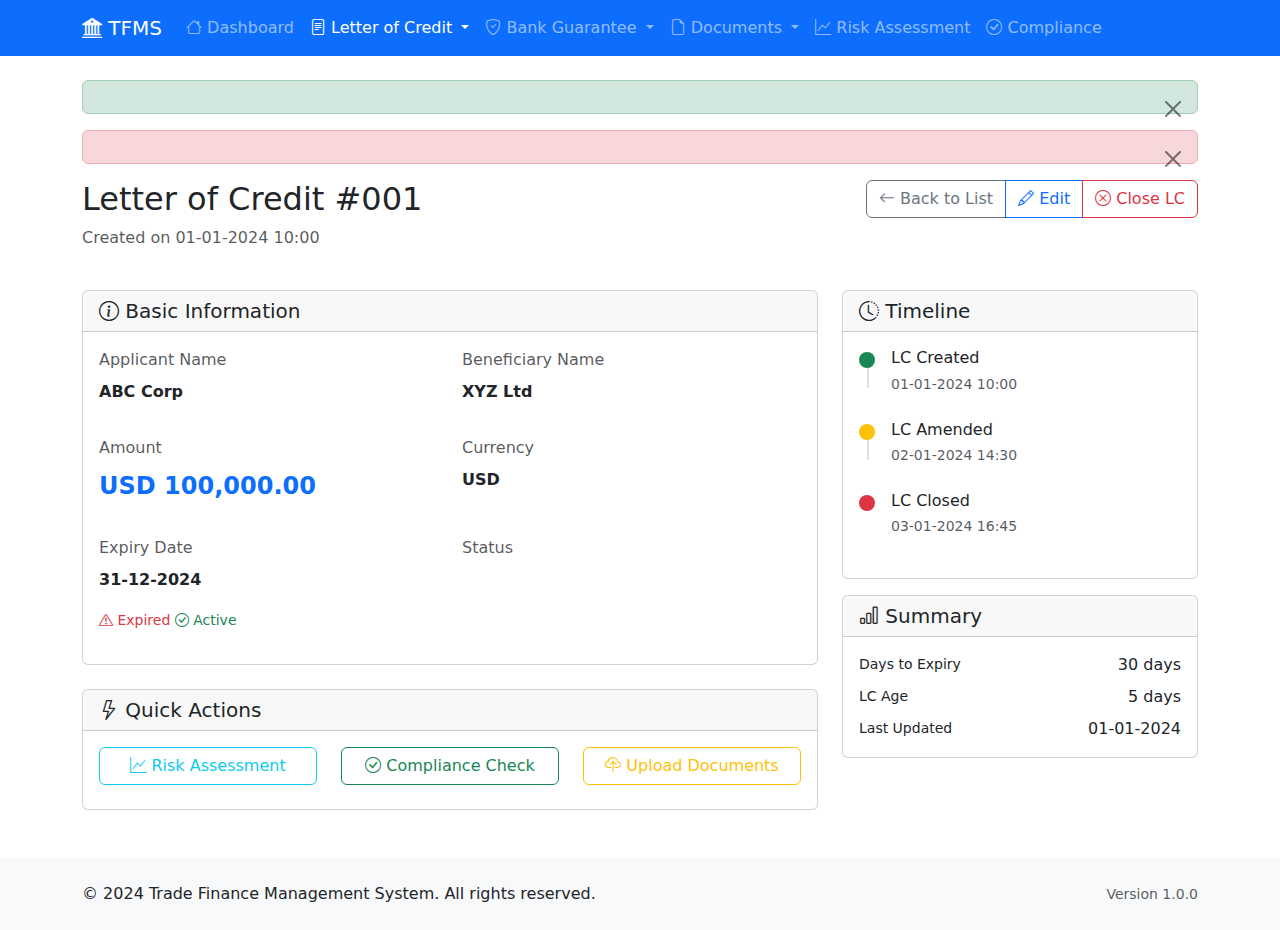
<file: tfms/src/main/resources/templates/lc/view.html>
<!DOCTYPE html>
<html lang="en" xmlns:th="http://www.thymeleaf.org">
<head>
    <meta charset="UTF-8">
    <meta name="viewport" content="width=device-width, initial-scale=1.0">
    <title th:text="'Letter of Credit #' + ${letterOfCredit.lcId} + ' - TFMS'">Letter of Credit Details - TFMS</title>
    
    <!-- Bootstrap CSS -->
    <link href="https://cdn.jsdelivr.net/npm/bootstrap@5.3.2/dist/css/bootstrap.min.css" rel="stylesheet">
    <!-- Bootstrap Icons -->
    <link href="https://cdn.jsdelivr.net/npm/bootstrap-icons@1.11.1/font/bootstrap-icons.css" rel="stylesheet">
    <!-- Custom CSS -->
    <link th:href="@{/css/main.css}" rel="stylesheet">
</head>
<body>
    <!-- Navigation -->
    <nav class="navbar navbar-expand-lg navbar-dark bg-primary">
        <div class="container">
            <a class="navbar-brand" th:href="@{/}">
                <i class="bi bi-bank2"></i> TFMS
            </a>
            <button class="navbar-toggler" type="button" data-bs-toggle="collapse" data-bs-target="#navbarNav">
                <span class="navbar-toggler-icon"></span>
            </button>
            <div class="collapse navbar-collapse" id="navbarNav">
                <ul class="navbar-nav me-auto">
                    <li class="nav-item">
                        <a class="nav-link" th:href="@{/}">
                            <i class="bi bi-house"></i> Dashboard
                        </a>
                    </li>
                    <li class="nav-item dropdown">
                        <a class="nav-link dropdown-toggle active" href="#" role="button" data-bs-toggle="dropdown">
                            <i class="bi bi-file-text"></i> Letter of Credit
                        </a>
                        <ul class="dropdown-menu">
                            <li><a class="dropdown-item" th:href="@{/lc}">View All</a></li>
                            <li><a class="dropdown-item" th:href="@{/lc/new}">Create New</a></li>
                        </ul>
                    </li>
                    <li class="nav-item dropdown">
                        <a class="nav-link dropdown-toggle" href="#" role="button" data-bs-toggle="dropdown">
                            <i class="bi bi-shield-check"></i> Bank Guarantee
                        </a>
                        <ul class="dropdown-menu">
                            <li><a class="dropdown-item" th:href="@{/guarantee}">View All</a></li>
                            <li><a class="dropdown-item" th:href="@{/guarantee/new}">Request New</a></li>
                        </ul>
                    </li>
                    <li class="nav-item dropdown">
                        <a class="nav-link dropdown-toggle" href="#" role="button" data-bs-toggle="dropdown">
                            <i class="bi bi-file-earmark"></i> Documents
                        </a>
                        <ul class="dropdown-menu">
                            <li><a class="dropdown-item" th:href="@{/documents}">View All</a></li>
                            <li><a class="dropdown-item" th:href="@{/documents/upload}">Upload New</a></li>
                        </ul>
                    </li>
                    <li class="nav-item">
                        <a class="nav-link" th:href="@{/risk}">
                            <i class="bi bi-graph-up"></i> Risk Assessment
                        </a>
                    </li>
                    <li class="nav-item">
                        <a class="nav-link" th:href="@{/compliance}">
                            <i class="bi bi-check-circle"></i> Compliance
                        </a>
                    </li>
                </ul>
            </div>
        </div>
    </nav>

    <!-- Main Content -->
    <main class="container mt-4">
        <!-- Alert Messages -->
        <div th:if="${message}" class="alert alert-success alert-dismissible fade show" role="alert">
            <span th:text="${message}"></span>
            <button type="button" class="btn-close" data-bs-dismiss="alert"></button>
        </div>
        
        <div th:if="${error}" class="alert alert-danger alert-dismissible fade show" role="alert">
            <span th:text="${error}"></span>
            <button type="button" class="btn-close" data-bs-dismiss="alert"></button>
        </div>

        <!-- Page Header -->
        <div class="row mb-4">
            <div class="col-md-8">
                <h1 class="h2 mb-1">
                    Letter of Credit #<span th:text="${letterOfCredit.lcId}">001</span>
                    <span class="badge ms-2" th:data-status="${letterOfCredit.status}" th:text="${letterOfCredit.status}">OPEN</span>
                </h1>
                <p class="text-muted">
                    Created on <span th:text="${#temporals.format(letterOfCredit.createdAt, 'dd-MM-yyyy HH:mm')}">01-01-2024 10:00</span>
                </p>
            </div>
            <div class="col-md-4 text-end">
                <div class="btn-group" role="group">
                    <a th:href="@{/lc}" class="btn btn-outline-secondary">
                        <i class="bi bi-arrow-left"></i> Back to List
                    </a>
                    <a th:href="@{/lc/{id}/edit(id=${letterOfCredit.lcId})}" class="btn btn-outline-primary">
                        <i class="bi bi-pencil"></i> Edit
                    </a>
                    <button th:if="${letterOfCredit.status.name() != 'CLOSED'}" 
                            type="button" 
                            class="btn btn-outline-danger" 
                            data-bs-toggle="modal" 
                            data-bs-target="#closeModal">
                        <i class="bi bi-x-circle"></i> Close LC
                    </button>
                </div>
            </div>
        </div>

        <!-- Letter of Credit Details -->
        <div class="row">
            <div class="col-lg-8">
                <div class="card mb-4">
                    <div class="card-header">
                        <h5 class="mb-0">
                            <i class="bi bi-info-circle"></i> Basic Information
                        </h5>
                    </div>
                    <div class="card-body">
                        <div class="row">
                            <div class="col-md-6 mb-3">
                                <label class="form-label text-muted">Applicant Name</label>
                                <p class="fw-bold" th:text="${letterOfCredit.applicantName}">ABC Corp</p>
                            </div>
                            <div class="col-md-6 mb-3">
                                <label class="form-label text-muted">Beneficiary Name</label>
                                <p class="fw-bold" th:text="${letterOfCredit.beneficiaryName}">XYZ Ltd</p>
                            </div>
                        </div>
                        
                        <div class="row">
                            <div class="col-md-6 mb-3">
                                <label class="form-label text-muted">Amount</label>
                                <p class="fw-bold fs-4 text-primary">
                                    <span th:text="${letterOfCredit.currency}">USD</span> 
                                    <span th:text="${#numbers.formatDecimal(letterOfCredit.amount, 0, 2)}">100,000.00</span>
                                </p>
                            </div>
                            <div class="col-md-6 mb-3">
                                <label class="form-label text-muted">Currency</label>
                                <p class="fw-bold" th:text="${letterOfCredit.currency}">USD</p>
                            </div>
                        </div>

                        <div class="row">
                            <div class="col-md-6 mb-3">
                                <label class="form-label text-muted">Expiry Date</label>
                                <p class="fw-bold" th:text="${#temporals.format(letterOfCredit.expiryDate, 'dd-MM-yyyy')}">31-12-2024</p>
                                <small th:if="${letterOfCredit.expiryDate.isBefore(#temporals.createToday())}" class="text-danger">
                                    <i class="bi bi-exclamation-triangle"></i> Expired
                                </small>
                                <small th:if="${letterOfCredit.expiryDate.isAfter(#temporals.createToday())}" class="text-success">
                                    <i class="bi bi-check-circle"></i> Active
                                </small>
                            </div>
                            <div class="col-md-6 mb-3">
                                <label class="form-label text-muted">Status</label>
                                <p>
                                    <span class="badge fs-6" th:data-status="${letterOfCredit.status}" th:text="${letterOfCredit.status}">OPEN</span>
                                </p>
                            </div>
                        </div>
                    </div>
                </div>

                <!-- Quick Actions Card -->
                <div class="card">
                    <div class="card-header">
                        <h5 class="mb-0">
                            <i class="bi bi-lightning"></i> Quick Actions
                        </h5>
                    </div>
                    <div class="card-body">
                        <div class="row">
                            <div class="col-md-4 mb-2">
                                <a th:href="@{/risk/new(ref='LC-' + ${letterOfCredit.lcId})}" class="btn btn-outline-info w-100">
                                    <i class="bi bi-graph-up"></i> Risk Assessment
                                </a>
                            </div>
                            <div class="col-md-4 mb-2">
                                <a th:href="@{/compliance/check(ref='LC-' + ${letterOfCredit.lcId})}" class="btn btn-outline-success w-100">
                                    <i class="bi bi-check-circle"></i> Compliance Check
                                </a>
                            </div>
                            <div class="col-md-4 mb-2">
                                <a th:href="@{/documents/upload(ref='LC-' + ${letterOfCredit.lcId})}" class="btn btn-outline-warning w-100">
                                    <i class="bi bi-cloud-upload"></i> Upload Documents
                                </a>
                            </div>
                        </div>
                    </div>
                </div>
            </div>

            <div class="col-lg-4">
                <!-- Timeline Card -->
                <div class="card">
                    <div class="card-header">
                        <h5 class="mb-0">
                            <i class="bi bi-clock-history"></i> Timeline
                        </h5>
                    </div>
                    <div class="card-body">
                        <div class="timeline">
                            <div class="timeline-item">
                                <div class="timeline-marker bg-success"></div>
                                <div class="timeline-content">
                                    <h6 class="mb-1">LC Created</h6>
                                    <small class="text-muted" th:text="${#temporals.format(letterOfCredit.createdAt, 'dd-MM-yyyy HH:mm')}">01-01-2024 10:00</small>
                                </div>
                            </div>
                            
                            <div th:if="${letterOfCredit.status.name() == 'AMENDED'}" class="timeline-item">
                                <div class="timeline-marker bg-warning"></div>
                                <div class="timeline-content">
                                    <h6 class="mb-1">LC Amended</h6>
                                    <small class="text-muted" th:text="${#temporals.format(letterOfCredit.updatedAt, 'dd-MM-yyyy HH:mm')}">02-01-2024 14:30</small>
                                </div>
                            </div>
                            
                            <div th:if="${letterOfCredit.status.name() == 'CLOSED'}" class="timeline-item">
                                <div class="timeline-marker bg-danger"></div>
                                <div class="timeline-content">
                                    <h6 class="mb-1">LC Closed</h6>
                                    <small class="text-muted" th:text="${#temporals.format(letterOfCredit.updatedAt, 'dd-MM-yyyy HH:mm')}">03-01-2024 16:45</small>
                                </div>
                            </div>
                        </div>
                    </div>
                </div>

                <!-- Summary Card -->
                <div class="card mt-3">
                    <div class="card-header">
                        <h5 class="mb-0">
                            <i class="bi bi-bar-chart"></i> Summary
                        </h5>
                    </div>
                    <div class="card-body">
                        <div class="d-flex justify-content-between align-items-center mb-2">
                            <small>Days to Expiry</small>
                            <span th:with="daysToExpiry=${T(java.time.temporal.ChronoUnit).DAYS.between(#temporals.createToday(), letterOfCredit.expiryDate)}"
                                  th:class="${daysToExpiry < 0 ? 'badge bg-danger' : (daysToExpiry < 30 ? 'badge bg-warning' : 'badge bg-success')}"
                                  th:text="${daysToExpiry < 0 ? 'Expired' : daysToExpiry + ' days'}">30 days</span>
                        </div>
                        <div class="d-flex justify-content-between align-items-center mb-2">
                            <small>LC Age</small>
                            <span th:with="ageInDays=${T(java.time.temporal.ChronoUnit).DAYS.between(letterOfCredit.createdAt.toLocalDate(), #temporals.createToday())}"
                                  th:text="${ageInDays} + ' days'">5 days</span>
                        </div>
                        <div class="d-flex justify-content-between align-items-center">
                            <small>Last Updated</small>
                            <span th:text="${#temporals.format(letterOfCredit.updatedAt, 'dd-MM-yyyy')}">01-01-2024</span>
                        </div>
                    </div>
                </div>
            </div>
        </div>

        <!-- Close Confirmation Modal -->
        <div class="modal fade" id="closeModal" tabindex="-1">
            <div class="modal-dialog">
                <div class="modal-content">
                    <div class="modal-header">
                        <h5 class="modal-title">Close Letter of Credit</h5>
                        <button type="button" class="btn-close" data-bs-dismiss="modal"></button>
                    </div>
                    <div class="modal-body">
                        <p>Are you sure you want to close Letter of Credit #<span th:text="${letterOfCredit.lcId}">001</span>?</p>
                        <div class="alert alert-warning">
                            <i class="bi bi-exclamation-triangle"></i> 
                            <strong>Warning:</strong> This action cannot be undone. Once closed, the letter of credit cannot be reopened or amended.
                        </div>
                    </div>
                    <div class="modal-footer">
                        <button type="button" class="btn btn-secondary" data-bs-dismiss="modal">Cancel</button>
                        <form th:action="@{/lc/{id}/close(id=${letterOfCredit.lcId})}" method="post" style="display: inline;">
                            <button type="submit" class="btn btn-danger">Close LC</button>
                        </form>
                    </div>
                </div>
            </div>
        </div>
    </main>

    <!-- Footer -->
    <footer class="bg-light mt-5 py-4">
        <div class="container">
            <div class="row">
                <div class="col-md-6">
                    <p class="mb-0">&copy; 2024 Trade Finance Management System. All rights reserved.</p>
                </div>
                <div class="col-md-6 text-end">
                    <small class="text-muted">Version 1.0.0</small>
                </div>
            </div>
        </div>
    </footer>

    <!-- Bootstrap JS -->
    <script src="https://cdn.jsdelivr.net/npm/bootstrap@5.3.2/dist/js/bootstrap.bundle.min.js"></script>
    <!-- Custom JS -->
    <script th:src="@{/js/main.js}"></script>

    <style>
        .timeline {
            position: relative;
            padding-left: 2rem;
        }
        
        .timeline-item {
            position: relative;
            margin-bottom: 1.5rem;
        }
        
        .timeline-marker {
            position: absolute;
            left: -2rem;
            top: 0.25rem;
            width: 1rem;
            height: 1rem;
            border-radius: 50%;
        }
        
        .timeline-item:not(:last-child)::before {
            content: '';
            position: absolute;
            left: -1.5rem;
            top: 1rem;
            width: 2px;
            height: 1.5rem;
            background-color: #dee2e6;
        }
    </style>
</body>
</html>
</file>
